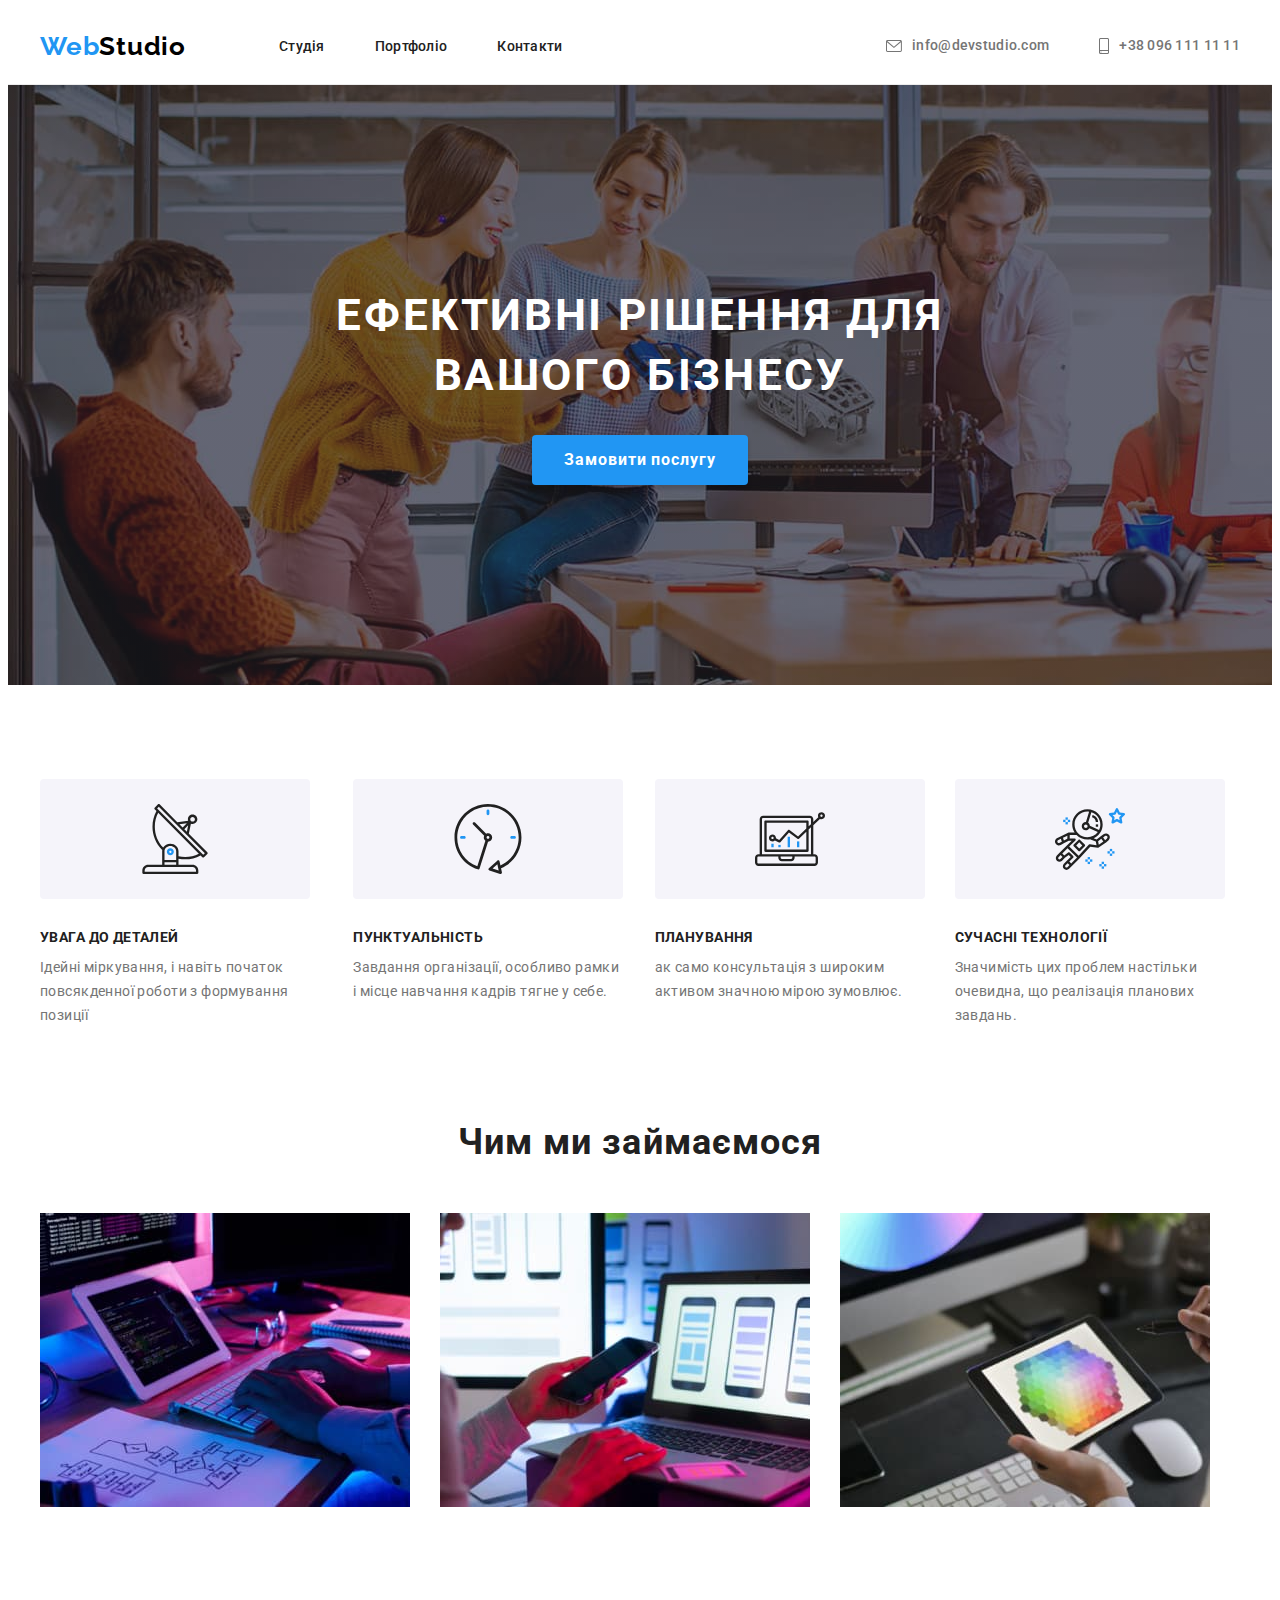
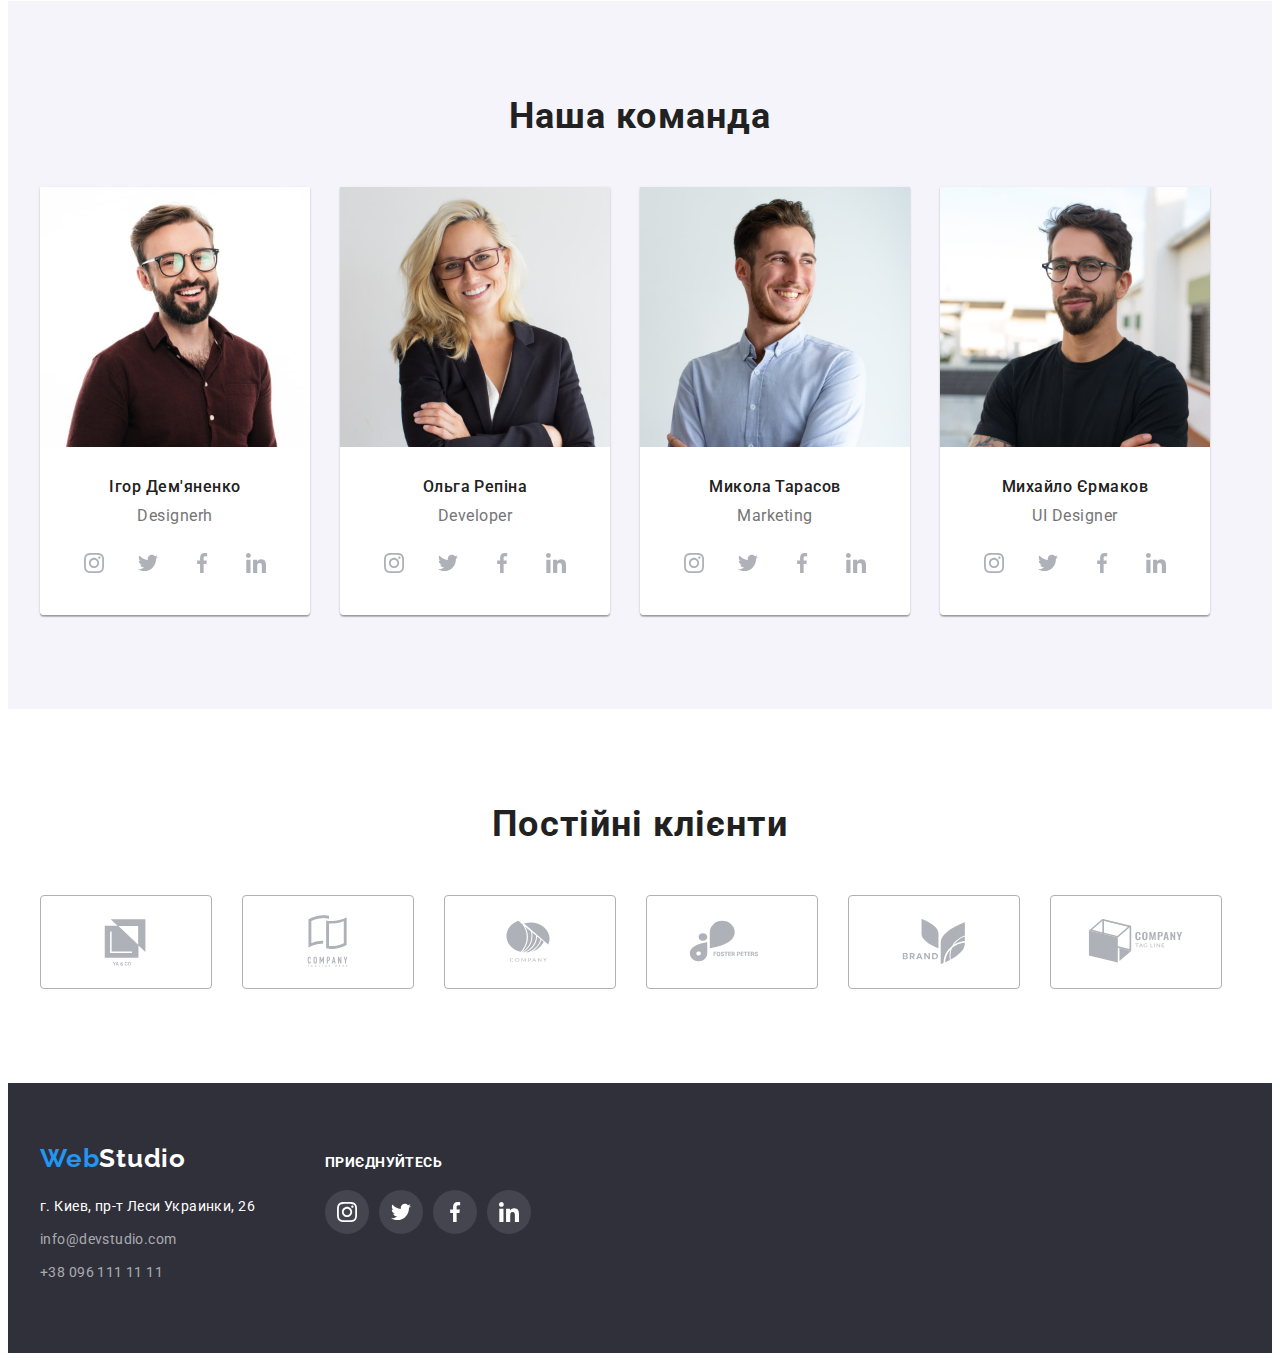
<file: index.html>
<!DOCTYPE html>
<html lang="uk">
  <head>
    <meta charset="UTF-8" />
    <meta http-equiv="X-UA-Compatible" content="IE=edge" />
    <meta name="viewport" content="width=device-width, initial-scale=1.0" />
    <title>webstudio</title>

    <link rel="preconnect" href="https://fonts.googleapis.com" />
    <link rel="preconnect" href="https://fonts.gstatic.com" crossorigin />
    <link
      href="https://fonts.googleapis.com/css2?family=Raleway:wght@700&family=Roboto:wght@400;500;700;900&display=swap"
      rel="stylesheet"
    />
    <link
      rel="stylesheet"
      href="https://cdnjs.cloudflare.com/ajax/libs/modern-normalize/1.1.0/modern-normalize.min.css"
      integrity="sha512-wpPYUAdjBVSE4KJnH1VR1HeZfpl1ub8YT/NKx4PuQ5NmX2tKuGu6U/JRp5y+Y8XG2tV+wKQpNHVUX03MfMFn9Q=="
      crossorigin="anonymous"
      referrerpolicy="no-referrer"
    />
    <link rel="stylesheet" href="./css/style.css" />
  </head>

  <body>
    <!--header-->
    <header class="header">
      <div class="container">
        <nav class="nav">
          <a class="logo" href="./index.html"
            >Web<span class="logo-last-part">Studio</span></a
          >

          <!--navigation to other pages-->
          <ul class="site-nav">
            <li class="site-nav-item">
              <a href="./index.html" class="link current">Студія</a>
            </li>
            <li class="site-nav-item">
              <a href="./portfolio.html" class="link">Портфоліо</a>
            </li>
            <li class="site-nav-item">
              <a href="" class="link">Контакти</a>
            </li>
          </ul>
        </nav>

        <ul class="contacts">
          <li class="contacts-item">
            <a href="mailto:info@devstudio.com" class="contacts-link envelope-header"
              >
              <svg class="icon-header" width="16" height="12" >
              <use href="./img/symbol.svg#icon-envelope"></use>
              </svg>
              info@devstudio.com</a
            >
          </li>
          <li class="contacts-item">
            <a href="tel:+380961111111" class="contacts-link phone-header"
              >
              <svg class="icon-header" width="10" height="16">
                <use href="./img/symbol.svg#icon-smartphone"></use>
              </svg>+38 096 111 11 11</a
            >
          
        </ul>
      </div>
    </header>

    <!--hero-->
    <main class="main">
      <section class="hero overlay">
        <div class="container">
          <h1 class="hero-title">
            ЕФЕКТИВНІ РІШЕННЯ ДЛЯ <br />
            ВАШОГО БІЗНЕСУ
          </h1>
          <button type="button" class="button">Замовити послугу</button>
        </div>
      </section>

      <!--about features-->

      <section class="section feature">
        <div class="container">
          <h2 class="title-none">Прихований заголовок</h2>
          <ul class="feature-section-list">
            <li class="feature-section-block">
              <div class="feature-section-item">
                <div class="feauters-icon-group">
                  <svg class="feauter-icom" width="70" height="70">
                  <use href="./img/symbol.svg#icon-antenna-1"></use>
                </svg>
                </div>
                <h3 class="feature-section-title">УВАГА ДО ДЕТАЛЕЙ</h3>
                <p class="feature-section-text">
                  Ідейні міркування, і навіть початок повсякденної роботи з
                  формування позиції
                </p>
              </div>
            </li>
            <li class="feature-section-block">
              <div class="feature-section-item">
                <div class="feauters-icon-group">
                  <svg class="feauter-icom" width="70" height="70">
                  <use href="./img/symbol.svg#icon-clock-1"></use>
                </svg>
                </div>
                <h3 class="feature-section-title">ПУНКТУАЛЬНІСТЬ</h3>
                <p class="feature-section-text">
                  Завдання організації, особливо рамки і місце навчання кадрів
                  тягне у себе.
                </p>
              </div>
            </li>
            <li class="feature-section-block">
              <div class="feature-section-item">
                <div class="feauters-icon-group">
                  <svg class="feauter-icom" width="70" height="70">
                  <use href="./img/symbol.svg#icon-diagram-1"></use>
                </svg>
                </div>
                <h3 class="feature-section-title">ПЛАНУВАННЯ</h3>
                <p class="feature-section-text">
                  ак само консультація з широким активом значною мірою зумовлює.
                </p>
              </div>
            </li>
            <li class="feature-section-block">
              <div class="feature-section-item">
                <div class="feauters-icon-group">
                  <svg class="feauter-icom" width="70" height="70">
                  <use href="./img/symbol.svg#icon-astronaut-1"></use>
                </svg>
                </div>
                <h3 class="feature-section-title">СУЧАСНІ ТЕХНОЛОГІЇ</h3>
                <p class="feature-section-text">
                  Значимість цих проблем настільки очевидна, що реалізація
                  планових завдань.
                </p>
              </div>
            </li>
          </ul>
        </div>
      </section>

      <!--wtat we do-->
      <section class="section works">
        <div class="container">
          <h2 class="section-title works">Чим ми займаємося</h2>
          <ul class="our-works-list">
            <li class="works-card">
              <img src="./img/laptop.jpg" alt="laptop" width="370" />
            </li>
            <li class="works-card">
              <img src="./img/clonphone.jpg" alt="clonphone" width="370" />
            </li>
            <li class="works-card">
              <img src="./img/colors.jpg" alt="colors" width="370" />
            </li>
          </ul>
        </div>
      </section>

      <!--our team-->
      <section class="section our-team">
        <h2 class="our-team-section-title">Наша команда</h2>
        <div class="container">
          <ul class="our-team-section-list">
            <li class="our-team-section-list-card card">
              <div class="our-team-section-list-item">
                <!-- фото Демяненка -->
                <img
                  class="our-team-section-photo"
                  src="./img/demyanenko.jpg"
                  alt="demyanenko"
                  width="270"
                />

                <div class="our-team-section-list-item-text">
                  <h3 class="our-team-member-name">Ігор Дем'яненко</h3>
                  <p class="our-team-member-position">Designerh</p>

                <ul class="team-sm-links">
                    <li class="sm-links-item">
                      <a class="sm-link-icon" href="">
                        <svg class="icon" width="20" height="20">
                          <use href="./img/symbol.svg#icon-instagram"></use>
                        </svg>
                      </a>
                    </li>
                    <li class="sm-links-item">
                        <a class="sm-link-icon" href="">
                            <svg class="icon" width="20" height="20">
                                <use href="./img/symbol.svg#icon-twitter"></use>
                            </svg>
                        </a>
                    </li>
                    <li class="sm-links-item">
                      <a class="sm-link-icon" href="">
                        <svg class="icon" width="20" height="20">
                          <use href="./img/symbol.svg#icon-facebook"></use>
                        </svg>
                      </a>
                    </li>
                    <li class="sm-links-item"> 
                      <a class="sm-link-icon" href="">
                        <svg class="icon" width="20" height="20">
                          <use href="./img/symbol.svg#icon-linkedin"></use>
                        </svg>
                      </a>
                    </li>
                </ul>
                </div>
              </div>
            </li>

            <li class="our-team-section-list-card card">
              <div class="our-team-section-list-item">
                <!-- фото Репіної-->
                <img
                  class="our-team-section-photo"
                  src="./img/repina.jpg"
                  alt="repina"
                  width="270"
                />
                <div class="our-team-section-list-item-text">
                  <h3 class="our-team-member-name">Ольга Репіна</h3>
                  <p class="our-team-member-position">Developer</p>
                  <ul class="team-sm-links">
                    <li class="sm-links-item">
                      <a class="sm-link-icon" href="">
                        <svg class="icon" width="20" height="20">
                          <use href="./img/symbol.svg#icon-instagram"></use>
                        </svg>
                      </a>
                    </li>
                    <li class="sm-links-item">
                        <a class="sm-link-icon" href="">
                            <svg class="icon" width="20" height="20">
                                <use href="./img/symbol.svg#icon-twitter"></use>
                            </svg>
                        </a>
                    </li>
                    <li class="sm-links-item">
                      <a class="sm-link-icon" href="">
                        <svg class="icon" width="20" height="20">
                          <use href="./img/symbol.svg#icon-facebook"></use>
                        </svg>
                      </a>
                    </li>
                    <li class="sm-links-item"> 
                      <a class="sm-link-icon" href="">
                        <svg class="icon" width="20" height="20">
                          <use href="./img/symbol.svg#icon-linkedin"></use>
                        </svg>
                      </a>
                    </li>
                </ul>
                </div>
              </div>
            </li>
            <li class="our-team-section-list-card card">
              <div class="our-team-section-list-item">
                <!-- фото Тарасова-->
                <img
                  class="our-team-section-photo"
                  src="./img/tarasov.jpg"
                  alt="tarasov"
                  width="270"
                />
                <div class="our-team-section-list-item-text">
                  <h3 class="our-team-member-name">Микола Тарасов</h3>
                  <p class="our-team-member-position">Marketing</p>
                  <ul class="team-sm-links">
                    <li class="sm-links-item">
                      <a class="sm-link-icon" href="">
                        <svg class="icon" width="20" height="20">
                          <use href="./img/symbol.svg#icon-instagram"></use>
                        </svg>
                      </a>
                    </li>
                    <li class="sm-links-item">
                        <a class="sm-link-icon" href="">
                            <svg class="icon" width="20" height="20">
                                <use href="./img/symbol.svg#icon-twitter"></use>
                            </svg>
                        </a>
                    </li>
                    <li class="sm-links-item">
                      <a class="sm-link-icon" href="">
                        <svg class="icon" width="20" height="20">
                          <use href="./img/symbol.svg#icon-facebook"></use>
                        </svg>
                      </a>
                    </li>
                    <li class="sm-links-item"> 
                      <a class="sm-link-icon" href="">
                        <svg class="icon" width="20" height="20">
                          <use href="./img/symbol.svg#icon-linkedin"></use>
                        </svg>
                      </a>
                    </li>
                </ul>
                </div>
              </div>
            </li>
            <li class="our-team-section-list-card card">
              <div class="our-team-section-list-item">
                <!-- фото Єрмакова-->
                <img
                  class="our-team-section-photo"
                  src="./img/ermakov.jpg"
                  alt="ermakov"
                  width="270"
                />
                <div class="our-team-section-list-item-text">
                  <h3 class="our-team-member-name">Михайло Єрмаков</h3>
                  <p class="our-team-member-position">UI Designer</p>
                  <ul class="team-sm-links">
                    <li class="sm-links-item">
                      <a class="sm-link-icon" href="">
                        <svg class="icon" width="20" height="20">
                          <use href="./img/symbol.svg#icon-instagram"></use>
                        </svg>
                      </a>
                    </li>
                    <li class="sm-links-item">
                        <a class="sm-link-icon" href="">
                            <svg class="icon" width="20" height="20">
                                <use href="./img/symbol.svg#icon-twitter"></use>
                            </svg>
                        </a>
                    </li>
                    <li class="sm-links-item">
                      <a class="sm-link-icon" href="">
                        <svg class="icon" width="20" height="20">
                          <use href="./img/symbol.svg#icon-facebook"></use>
                        </svg>
                      </a>
                    </li>
                    <li class="sm-links-item"> 
                      <a class="sm-link-icon" href="">
                        <svg class="icon" width="20" height="20">
                          <use href="./img/symbol.svg#icon-linkedin"></use>
                        </svg>
                      </a>
                    </li>
                </ul>
                </div>
              </div>
            </li>
          </ul>
        </div>
      </section>

      <!--regular customers-->
      <section class="section">
        <div class="container">
          <h2 class="customer-title">Постійні клієнти</h2>
          <ul class="customer-list">
            <li class="customer-list-item">
              <a class="customer link" href="">
                <svg class="customer-icon" width="106" height="60">
                  <use href="./img/symbol.svg#icon-yaco">
                  </use>
                </svg>
              </a>
            </li>
            <li class="customer-list-item">
              <a class="customer link-customer" href="">
                <svg class="customer-icon" width="106" height="60">
                  <use href="./img/symbol.svg#icon-taglinehere">
                  </use>
                </svg>
              </a>
            </li>
            <li class="customer-list-item">
              <a class="customer link-customer" href="">
                <svg class="customer-icon" width="106" height="60">
                  <use href="./img/symbol.svg#icon-company">
                  </use>
                </svg>
              </a>
            </li>
            <li class="customer-list-item">
              <a class="customer link-customer" href="">
                <svg class="customer-icon" width="106" height="60">
                  <use href="./img/symbol.svg#icon-foster">
                  </use>
                </svg>
              </a>
            </li>
            <li class="customer-list-item">
              <a class="customer link-customer" href="">
                <svg class="customer-icon" width="106" height="60">
                  <use href="./img/symbol.svg#icon-brand">
                  </use>
                </svg>
              </a>
            </li>
            <li class="customer-list-item">
              <a class="customer link-customer" href="">
                <svg class="customer-icon" width="106" height="60">
                  <use href="./img//symbol.svg#icon-tagline">
                  </use>
                </svg>
              </a>
            </li>
          </ul>
        </div>
      </section>
    </main>

    <!--footer-->
    <footer class="footer">
      <div class="container footer-sections">
        <div class="footer-contacts">
        <!--logo-->
        <a class="logo-footer" href="./index.html"
          >Web<span class="logo-last-part-footer">Studio</span></a
        >

        <address>
          <ul class="address">
            <li class="address-list-item">
              <a
                href="https://goo.gl/maps/eCUYpjaDpkrnBJZcA"
                target="_blank"
                rel="noopener noreferrer"
                class="adress-location"
                >г. Киев, пр-т Леси Украинки, 26</a
              >
            </li>
            <li class="address-list-item">
              <a href="mailto:info@devstudio.com" class="adress-contacts-link"
                >info@devstudio.com</a
              >
            </li>
          </li>
            <li class="address-list-item">
              <a href="tel:+380961111111" class="adress-contacts-link"
                >+38 096 111 11 11</a
              >
            
          </ul>
        </address>
        </div>
        <div class="social-link-footer">
        <p class="footer-title">Приєднуйтесь</p>
        <ul class="sm-footer-block">
          <li class="sm-footer">
            <a class="sm-footer-icon" href="">
              <svg class="icon-footer" width="20" height="20">
                <use href="./img/symbol.svg#icon-instagram"></use>
              </svg>
            </a>
          </li>
          <li class="sm-footer">
            <a class="sm-footer-icon" href="">
              <svg class="icon-footer" width="20" height="20">
                <use href="./img/symbol.svg#icon-twitter"></use>
              </svg>
            </a>
          </li>
          <li class="sm-footer">
            <a class="sm-footer-icon" href="">
              <svg class="icon-footer" width="20" height="20">
                <use href="./img/symbol.svg#icon-facebook"></use>
              </svg>
            </a>
          </li>
          <li class="sm-footer">
            <a class="sm-footer-icon" href="">
              <svg class="icon-footer" width="20" height="20">
                <use href="./img/symbol.svg#icon-linkedin"></use>
              </svg>
            </a>
          </li>
      </ul>
      </div>
      </div>
    </footer>
  </body>
</html>
</file>
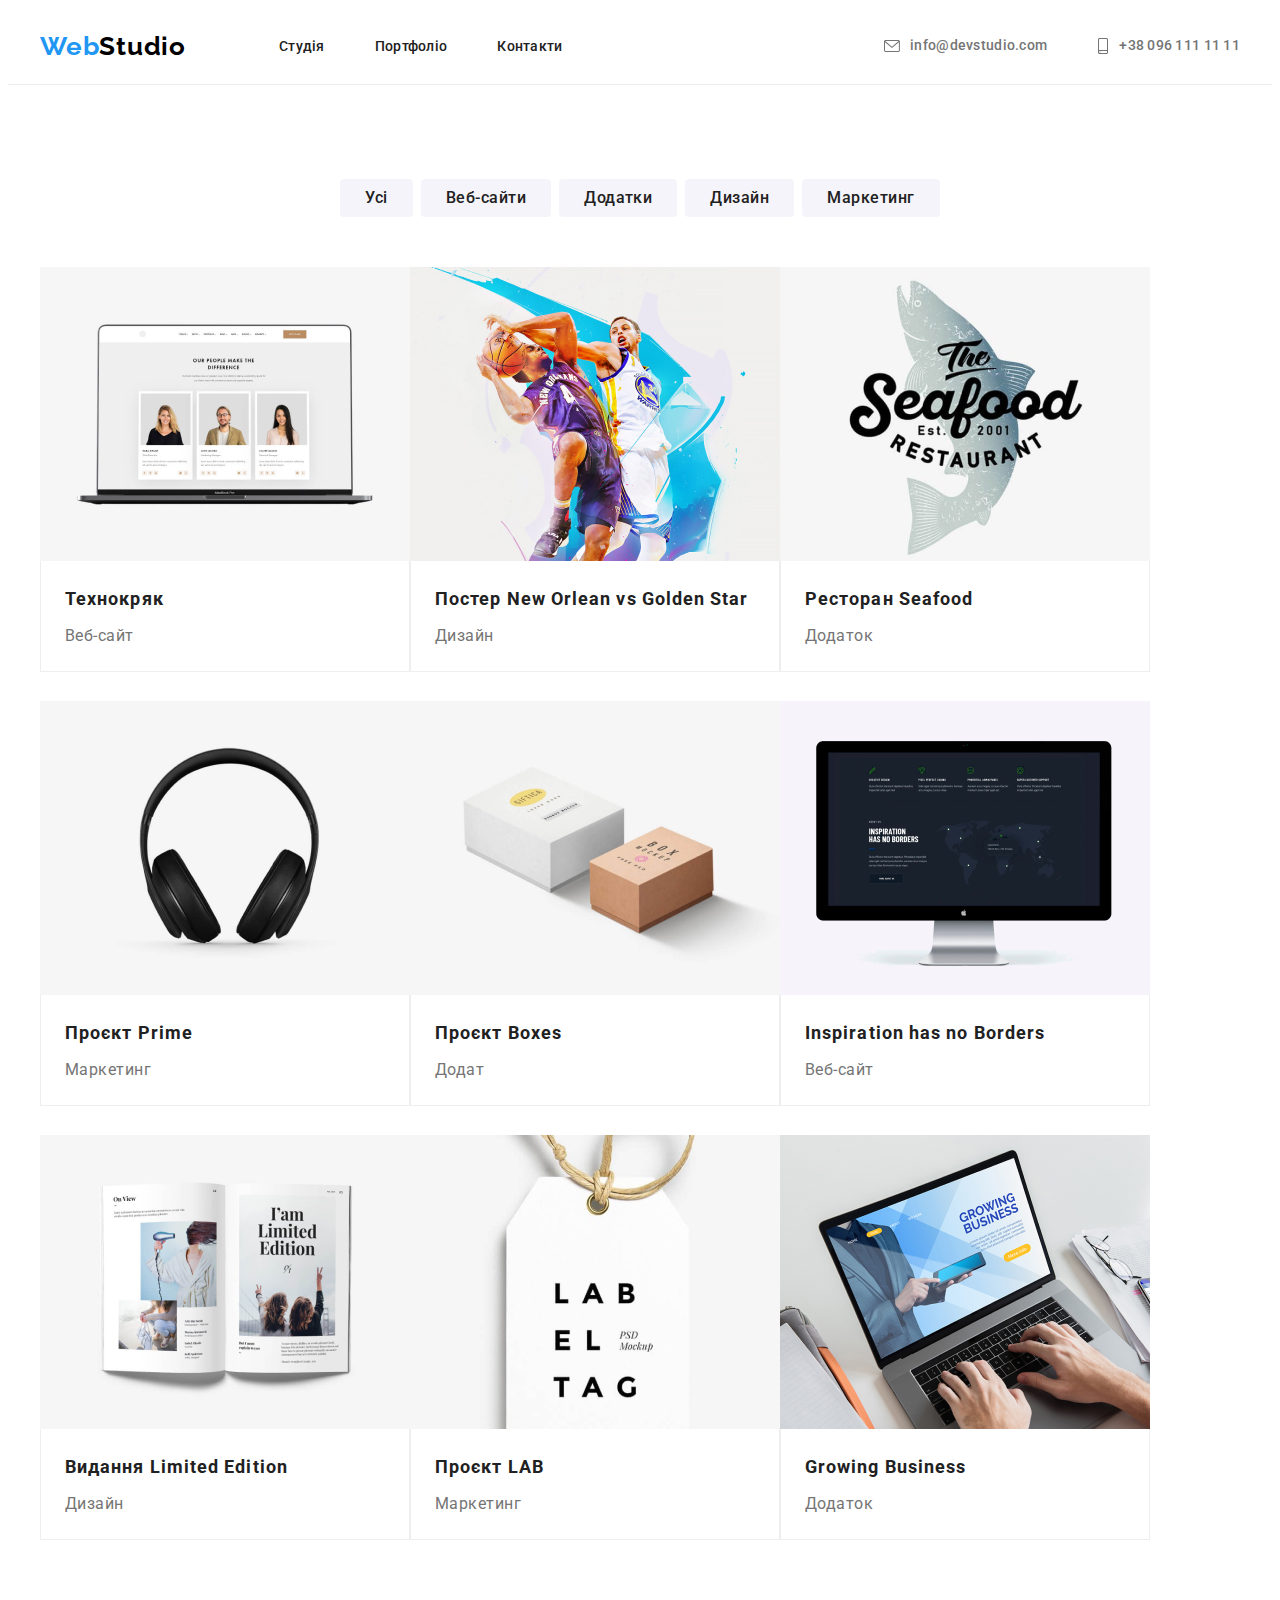
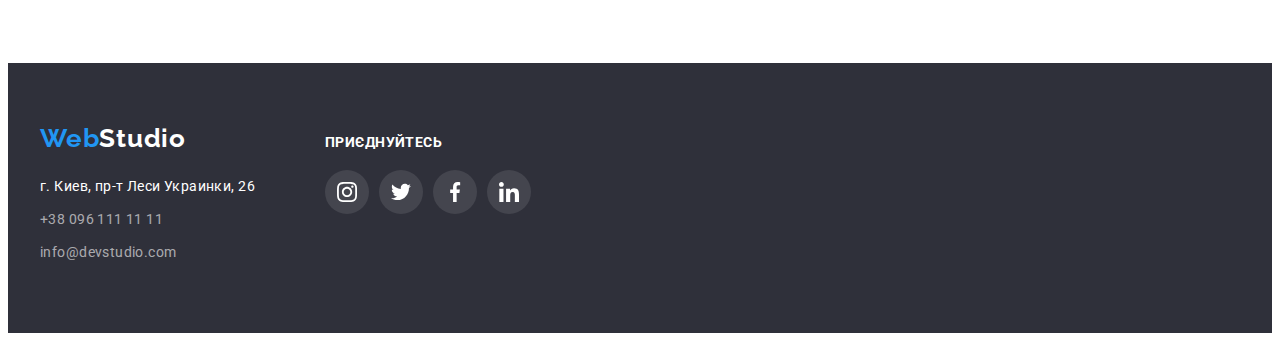
<file: portfolio.html>
<!DOCTYPE html>
<html lang="uk">
  <head>
    <meta charset="UTF-8" />
    <meta http-equiv="X-UA-Compatible" content="IE=edge" />
    <meta name="viewport" content="width=device-width, initial-scale=1.0" />
    <title>webstudio</title>
    <link rel="stylesheet" href="./css/style.css" />
    <link rel="preconnect" href="https://fonts.googleapis.com" />
    <link rel="preconnect" href="https://fonts.gstatic.com" crossorigin />
    <link
      href="https://fonts.googleapis.com/css2?family=Raleway:wght@700&family=Roboto:wght@400;500;700;900&display=swap"
      rel="stylesheet"
    />
  </head>

  <body>
    <!--header-->
    <header class="header">
      <div class="container">
        <nav class="nav">
          <a class="logo" href="./index.html"
            >Web<span class="logo-last-part">Studio</span></a
          >

          <!--navigation to other pages-->
          <ul class="site-nav">
            <li class="site-nav-item">
              <a href="./index.html" class="link current">Студія</a>
            </li>
            <li class="site-nav-item">
              <a href="./portfolio.html" class="link">Портфоліо</a>
            </li>
            <li class="site-nav-item">
              <a href="" class="link">Контакти</a>
            </li>
          </ul>
        </nav>

        <ul class="contacts">
          <li class="contacts-item">
            <a href="mailto:info@devstudio.com" class="contacts-link envelope-header"
              >
              <svg class="icon-header" width="16" height="12" >
              <use href="./img/symbol.svg#icon-envelope"></use>
              </svg>
              info@devstudio.com</a
            >
          </li>
          <li class="contacts-item">
            <a href="tel:+380961111111" class="contacts-link phone-header"
              >
              <svg class="icon-header" width="12" height="16">
                <use href="./img/symbol.svg#icon-smartphone"></use>
              </svg>+38 096 111 11 11</a
            >
          
        </ul>
      </div>
    </header>

    <main>
      <section class="section">
        <div class="container">
          <h1 class="title-none">Прихований заголовок</h1>
          <ul class="our-projects-button-list">
            <li class="our-projects-button-list-item">
              <button type="button" class="button-filter">Усі</button>
            </li>
            <li class="our-projects-button-list-item">
              <button type="button" class="button-filter">Веб-сайти</button>
            </li>
            <li class="our-projects-button-list-item">
              <button type="button" class="button-filter">Додатки</button>
            </li>
            <li class="our-projects-button-list-item">
              <button type="button" class="button-filter">Дизайн</button>
            </li>
            <li class="our-projects-button-list-item">
              <button type="button" class="button-filter">Маркетинг</button>
            </li>
          </ul>
          <ul class="our-projects-list">
            <li class="our-projects-list-item">
              <a class="our-project-item-link link" href="">
              <img src="./img/tekhnokryak.jpg" alt="tehnokryak" width="370" height="404"/>
              <div class="our-projects-list-item-text">
                <h2 class="project-title">Технокряк</h2>
                <p class="project-type">Веб-сайт</p>
              </div>
              </a>
            </li>
            <li class="our-projects-list-item">
              <a class="our-project-item-link link" href="">
              <img
                src="./img/poster-new-orlean.jpg"
                alt="poster-new-orlean"
                width="370"
              />
              <div class="our-projects-list-item-text">
                <h2 class="project-title">Постер New Orlean vs Golden Star</h2>
                <p class="project-type">Дизайн</p>
              </div>
              </a>
            </li>
            <li class="our-projects-list-item">
              <a class="our-project-item-link link" href="">
              <img
                src="./img/restoran-seafood.jpg"
                alt="restoran-seafood"
                width="370"
              />
              <div class="our-projects-list-item-text">
                <h2 class="project-title">Ресторан Seafood</h2>
                <p class="project-type">Додаток</p>
              </div>
              </a>
            </li>
            <li class="our-projects-list-item">
              <a class="our-project-item-link link" href="">
              <img
                src="./img/project-prime.jpg"
                alt="project-prime"
                width="370"
              />
              <div class="our-projects-list-item-text">
                <h2 class="project-title">Проєкт Prime</h2>
                <p class="project-type">Маркетинг</p>
              </div>
              </a>
            </li>
            <li class="our-projects-list-item">
              <a class="our-project-item-link link" href="">
              <img
                src="./img/project-boxes.jpg"
                alt="project boxes"
                width="370"
              />
              <div class="our-projects-list-item-text">
                <h2 class="project-title">Проєкт Boxes</h2>
                <p class="project-type">Додат</p>
              </div>
              </a>
            </li>
            <li class="our-projects-list-item">
              <a class="our-project-item-link link" href="">
              <img
                src="./img/inspiration-has-no-borders.jpg"
                alt="inspiration"
                width="370"
              />
              <div class="our-projects-list-item-text">
                <h2 class="project-title">Inspiration has no Borders</h2>
                <p class="project-type">Веб-сайт</p>
              </div>
              </a>
            </li>
            <li class="our-projects-list-item">
              <a class="our-project-item-link link" href="">
              <img
                src="./img/limited-edition.jpg"
                alt="limited editions"
                width="370"
              />
              <div class="our-projects-list-item-text">
                <h2 class="project-title">Видання Limited Edition</h2>
                <p class="project-type">Дизайн</p>
              </div>
              </a>
            </li>
            <li class="our-projects-list-item">
              <a class="our-project-item-link link" href="">
              <img src="./img/lab.jpg" alt="lab" width="370" />
              <div class="our-projects-list-item-text">
                <h2 class="project-title">Проєкт LAB</h2>
                <p class="project-type">Маркетинг</p>
              </div>
              </a>
            </li>
            <li class="our-projects-list-item">
              <a class="our-project-item-link link" href="">
              <img
                src="./img/growing-business.jpg"
                alt="growing-business"
                width="370"
              />
              <div class="our-projects-list-item-text">
                <h2 class="project-title">Growing Business</h2>
                <p class="project-type">Додаток</p>
              </div>
              </a>
            </li>
          </ul>
        </div>
      </section>
    </main>

  <!--footer-->
    <footer class="footer">
      <div class="container footer-sections">
        <div class="footer-contacts">
        <!--logo-->
        <a class="logo-footer" href="./index.html"
          >Web<span class="logo-last-part-footer">Studio</span></a
        >

        <address>
          <ul class="address">
            <li class="address-list-item">
              <a
                href="https://goo.gl/maps/eCUYpjaDpkrnBJZcA"
                target="_blank"
                rel="noopener noreferrer"
                class="adress-location"
                >г. Киев, пр-т Леси Украинки, 26</a
              >
            </li>
            <li class="address-list-item">
              <a href="tel:+380961111111" class="adress-contacts-link"
                >+38 096 111 11 11</a
              >
            </li>
            <li class="address-list-item">
              <a href="mailto:info@devstudio.com" class="adress-contacts-link"
                >info@devstudio.com</a
              >
            </li>
          </ul>
        </address>
        </div>
        <div class="social-link-footer">
        <p class="footer-title">Приєднуйтесь</p>
        <ul class="sm-footer-block">
          <li class="sm-footer">
            <a class="sm-footer-icon" href="">
              <svg class="icon-footer" width="20" height="20">
                <use href="./img/symbol.svg#icon-instagram"></use>
              </svg>
            </a>
          </li>
          <li class="sm-footer">
            <a class="sm-footer-icon" href="">
              <svg class="icon-footer" width="20" height="20">
                <use href="./img/symbol.svg#icon-twitter"></use>
              </svg>
            </a>
          </li>
          <li class="sm-footer">
            <a class="sm-footer-icon" href="">
              <svg class="icon-footer" width="20" height="20">
                <use href="./img/symbol.svg#icon-facebook"></use>
              </svg>
            </a>
          </li>
          <li class="sm-footer">
            <a class="sm-footer-icon" href="">
              <svg class="icon-footer" width="20" height="20">
                <use href="./img/symbol.svg#icon-linkedin"></use>
              </svg>
            </a>
          </li>
      </ul>
      </div>
      </div>
    </footer>
  </body>
</html>
</file>
<file: css/style.css>
/*основний колір тексту #212121 */
/*другорядний колір #757575 */
/* колір лого #000000 #2196F3 */
/* колірховеру #2196F3 */
/* color page background: #F5F5F5; */
/* background: #F5F4FA; фон наша команда */

:root {
  --primary-text-color: #212121;
  --secont-text-color: #757575;
  --primary-bg-color: #FFFFFF;
  --second-bg-color: #2f303a;
  --color-button-accent: #2196F3;
  --color-secondary: #F5F4FA;
  --card-border-color: #eeeeee;
  --color-text-white: #FFFFFF;
  --acent-color: #AFB1B8;
  --color-logo: #000000;
}

body {
  background-color: var(--primary-bg-color);
  font-family: 'Roboto', sans-serif;
  color: var(--primary-text-color);
}

a {
  text-decoration: none;
}

/*відміняємо маркування списку*/
ul {
  list-style: none;
  padding: 0;
  margin: 0;
}

h1,
h2,
h3,
p {
  margin: 0 0;
}

img {
  display: block;
  max-width: 100%;
  height: auto;
}

.container {
  margin: 0 auto;
  padding-left: 15px;
  padding-right: 15px;
  width: 1200px;
}

.section {
  padding-top: 94px;
  padding-bottom: 94px;
}

/* header */
.header {
  border-bottom: 1px solid #ececec;
}

.header .container {
  display: flex;
}

.link {
  color: var(--primary-text-color);
  font-weight: 500;
  font-size: 14px;
  line-height: 16px;
  letter-spacing: 0.02em;
}

.header-link {
  color: var(--primary-text-color);
  font-weight: 500;
  font-size: 14px;
  line-height: 16px;
  letter-spacing: 0.02em;
}

.header .link:hover,
.header .link:focus {
  color: var(--color-button-accent);
  padding: 30px 0px 30px;
}

.nav {
  display: flex;
  align-items: center;
}

.contacts {
  display: flex;
  flex-direction: row;
  justify-content: space-between;
  align-items: center;
  margin-left: auto;
}

.logo {
  font-family: 'Raleway', sans-serif;
  font-weight: 700;
  font-size: 26px;
  line-height: 31px;
  letter-spacing: 0.03em;
  color: var(--color-button-accent);
}

.logo-last-part {
  color: var(--color-logo);
}

.site-nav {
  display: flex;
  flex-direction: row;
  justify-content: space-between;
  align-items: center;
  margin-left: 93px;
  font-weight: 500;
  font-size: 14px;
  line-height: 16px;
  letter-spacing: 0.02em;
}

.site-nav-item,
.contacts-item {
  margin-right: 50px;
}

.site-nav-item {
  padding: 30px 0px 30px;
}

.site-nav-item:last-child,
.contacts-item:last-child {
  margin-right: 0;
}

.contacts-link {
  display: block;
  color: var(--secont-text-color);
  font-weight: 500;
  font-size: 14px;
  line-height: 1.14;
  letter-spacing: 0.02em;
  padding: 30px 0px 30px;
  align-items: center;
}

.icon-header {
  fill: currentColor;
  margin-right: 10px;
  align-items: center;
}

.contacts-link:hover,
.contacts-link:focus {
  color: var(--color-button-accent);
}
.phone-header {
  align-items: center;
  display: flex;
}
.envelope-header {
  align-items: center;
  display: flex;
  }

/*main*/
.hero {
  background-color: var(--second-bg-color);
  text-align: center;
  padding: 200px 0;
}

.hero-title {
  width: 695px;
  color: var(--color-text-white);
  text-transform: uppercase;
  font-size: 44px;
  line-height: 60px;
  letter-spacing: 0.06em;
  margin: 0 auto 30px;
}

.button {
  background-color: var(--color-button-accent);
  font-family: 'Roboto';
  font-weight: 700;
  font-size: 16px;
  line-height: 30px;
  color: var(--color-text-white);
  text-align: center;
  letter-spacing: 0.06em;
  cursor: pointer;
  width: 216px;
  height: 50px;
  left: 692px;
  top: 430px;
  box-shadow: 0px 4px 4px rgba(0, 0, 0, 0.15);
  border-radius: 4px;
  border: none;
}

.button:hover,
.button:focus {
  background-color: #188CE8;
  color: var(--color-text-white);
  border: none;
}

.overlay {
  max-width: 1600px;
  margin-right: auto;
  margin-left: auto;
  background-image: linear-gradient(to right, rgba(47, 48, 58, 0.4),
      rgba(47, 48, 58, 0.4)),
    url(../img/backgtound-img.jpg);
}

/* about features*/
.feature-section-list {
  display: flex;
}

.feature-section-title {
  margin-bottom: 10px;
  font-size: 14px;
  font-weight: 700;
  line-height: 16px;
  text-align: left;
  letter-spacing: 0.03em;
  text-transform: uppercase;
}

.feature-section-text {
  color: var(--secont-text-color);
  font-size: 14px;
  font-weight: 400;
  line-height: 24px;
  text-align: left;
  letter-spacing: 0.03em;
}

.feature-section-item:last-child {
  margin-right: 0;
}

.feature-section-block {
  flex-basis: calc((100%-3*30px)/4);
  margin-right: 30px;
}

.feature-section-block:last-child {
  margin-right: 0;
}
.feauter-icom {
  color: var(--secont-text-color);  
  margin-left: auto;
  margin-right: auto;
}
.feauters-icon-group {
  background-color: var(--color-secondary);
  width: 270px;
  height: 120px;
  margin-bottom: 30px;
  display: flex;
  justify-content: center;
  align-items: center;
  border-radius: 4px;
}

/* section wedo*/

 .works {
  padding-top: 0;
} 

.section-title.works {
  font-size: 36px;
  line-height: 42px;
  text-align: center;
  letter-spacing: 0.03em;
  margin-bottom: 50px;
}

.our-works-list {
  display: flex;
}

.works-card {
  flex-basis: calc((100% -2*30px)/ 3);
  margin-right: 30px;
  ;
}

.works-card:last-child {
  margin-right: 0;
}

/*our team*/
.section.our-team {
  background-color: var(--color-secondary);
}

.card {
  box-shadow: 0px 1px 3px rgba(0, 0, 0, 0.12), 0px 1px 1px rgba(0, 0, 0, 0.14), 0px 2px 1px rgba(0, 0, 0, 0.2);
  border-radius: 0px 0px 4px 4px;
  width: 270px;
}

.our-team-section-title {
  text-align: center;
  margin-bottom: 50px;
  font-weight: 700;
  font-size: 36px;
  line-height: 42px;
  letter-spacing: 0.03em;
}

.our-team-section-list {
  display: flex;
}

.our-team-section-list-item {
  background-color: var(--primary-bg-color);
  border-radius: 4px;
}

.our-team-section-list-item-text {
  text-align: center;
  padding-top: 30px;
  padding-bottom: 30px;
}

.our-team-member-name {
  font-weight: 500;
  font-size: 16px;
  line-height: 19px;
  letter-spacing: 0.03em;
  margin-bottom: 10px;
}

.our-team-member-position {
  color: var(--secont-text-color);
  font-weight: 400;
  font-size: 16px;
  line-height: 19px;
  letter-spacing: 0.03em;
}

.our-team-section-list-card {
  flex-basis: calc((100% -3*30px)/ 4);
  margin-right: 30px;
}

.our-team-section-list-card:last-child {
  margin-right: 0;
}
/*social link*/
.team-sm-links {
  margin-top: 16px;
  display: flex;
  justify-content: center;
  gap: 10px;
}

.sm-link-icon {
  display: flex;
  align-items: center;
  justify-content: center;
  border-radius: 50%;
  width: 44px;
  height: 44px;
  color: var(--acent-color);
}

.sm-link-icon:hover,
.sm-link-icon:focus {
  background-color: var(--color-button-accent);
}

.icon {
  fill: currentColor;
}

.sm-link-icon:hover .icon,
.sm-link-icon:focus .icon {
  color: var(--color-text-white);
}
/*customers*/

.customer-title {
  font-weight: 700;
  font-size: 36px;
  line-height: 42px;
  text-align: center;
  letter-spacing: 0.03em;
  margin-bottom: 50px;
}

.customer-list {
  display: flex;
}

.customer {
  display: flex;
  justify-content: center;
  border: 1px solid #AFB1B8;
  border-radius: 4px;
  width: 170px;
  height: 92px;
  align-items: center;
  color: var(--acent-color);
}

.customer-icon {
  fill: currentColor;
}

.customer-list-item {
  flex-basis: calc((100%-6*30px)/6);
  margin-right: 30px;
}

.customer-list-item:last-child{
  margin-right: 0;
}

.customer:hover,
.customer:focus {
  color: var(--color-button-accent);
  border: 1px solid #2196F3;
}
.customer-icon:hover,
.customer-icon:focus {
  color: var(--color-button-accent);
}

/*footer*/
.footer {
  background-color: var(--second-bg-color);
  padding-top: 60px;
  padding-bottom: 60px;
}

.footer-sections {
  display: flex;
  align-items: baseline;
}

.footer-contacts {
  margin-right: 70px;
}

.logo-footer {
  display: inline-block;
  color: var(--color-button-accent);
  margin-bottom: 20px;
  font-family: 'Raleway', sans-serif;
  font-weight: 700;
  font-size: 26px;
  line-height: 31px;
  letter-spacing: 0.03em;
  color: var(--color-button-accent);
}
/* 
.address {
  width: 231px;
} */

.adress-contacts-link,
.adress-location {
  display: inline-block;
  color: var(--primary-bg-color);
  font-style: normal;
  font-weight: 400;
  font-size: 14px;
  line-height: 24px;
  letter-spacing: 0.03em;
  padding-bottom: 9px;
}

.logo-last-part-footer {
  color: var(--color-text-white);
}
/* .address-list-item {
  padding-bottom: 9px;
  font-size: 14px;
} */

.address-list-item:last-child {
  margin-bottom: 0;
}

.adress-contacts-link:hover,
.adress-contacts-link:focus {
  color: var(--color-button-accent);
}

.adress-location:hover,
.adress-location:focus {
  color: var(--color-button-accent);
}

.adress-contacts-link {
  color: rgba(255, 255, 255, 0.6);
  padding-bottom: 9px;
}

/*footer social link*/
.social-link-footer {
  display: inline-block;
}
.footer-title {
  font-weight: 700;
  font-size: 14px;
  line-height: 16px;
  letter-spacing: 0.03em;
  text-transform: uppercase;
  color: var(--color-text-white);
}
.sm-footer-block {
  display: flex;
  gap: 10px;
  margin-top: 20px;
  justify-content: center;
}
.sm-footer-icon {
  display: flex;
  align-items: center;
  justify-content: center;
  border-radius: 50%;
  width: 44px;
  height: 44px;
  background-color: rgba(255, 255, 255, 0.1);
}
.icon-footer {
  fill: var(--color-text-white);
}
.sm-footer-icon:hover,
.sm-footer-icon:focus {
  background-color: var(--color-button-accent);
}
.sm-footer-icon:hover .icon-footer,
.sm-footer-icon:focus .icon-footer {
  fill: var(--color-text-white);
}

/*portfolio*/
.title-none {
  display: none;
}

.our-projects-button-list {
  display: flex;
  justify-content: center;
  margin-bottom: 50px;
}

.button-filter {
  background-color: var(--color-secondary);
  color: var(--primary-text-color);
  font-family: 'Roboto';
  font-weight: 500;
  font-size: 16px;
  line-height: 26px;
  letter-spacing: 0.03em;
  padding: 6px 25px;
  cursor: pointer;
  border-radius: 4px;
  border: none;
}

.our-projects-button-list-item:not(:last-child) {
  margin-right: 8px;
}

.button-filter:hover,
.button-filter:focus {
  background-color: var(--color-button-accent);
  color: var(--primary-bg-color);
  box-shadow: 0px 3px 1px rgba(0, 0, 0, 0.1), 0px 1px 2px rgba(0, 0, 0, 0.08), 0px 2px 2px rgba(0, 0, 0, 0.12);
  border-radius: 4px;
}

.our-projects-list {
  display: flex;
  flex-wrap: wrap;
}

.our-projects-list-item-text {
  padding: 20px 24px;
  width: 320px;
  border: 1px solid #EEEEEE;
  border-top: none;
}

.project-title {
  margin-bottom: 4px;
  font-weight: 700;
  font-size: 18px;
  line-height: 36px;
  letter-spacing: 0.06em;
  text-align: left;
}

.project-type {
  color: var(--secont-text-color);
  font-weight: 400;
  font-size: 16px;
  line-height: 30px;
  letter-spacing: 0.03em;
  text-align: left;
}

.our-projects-list-item {
  margin-bottom: 30px;
  flex-basis: calc((100% -2*30px)/3);
  display: block;
}
.our-project-item-link {
  display: block;
    width: 370px;
    height: 404px;
}

.our-projects-list-item:last-child {
  margin-right: 0;
}

.our-project-item-link:hover,
.our-project-item-link:focus {
  box-shadow: 0px 1px 1px rgba(0, 0, 0, 0.12), 0px 4px 4px 
  rgba(0, 0, 0, 0.06), 1px 4px 6px rgba(0, 0, 0, 0.16);
}
</file>
